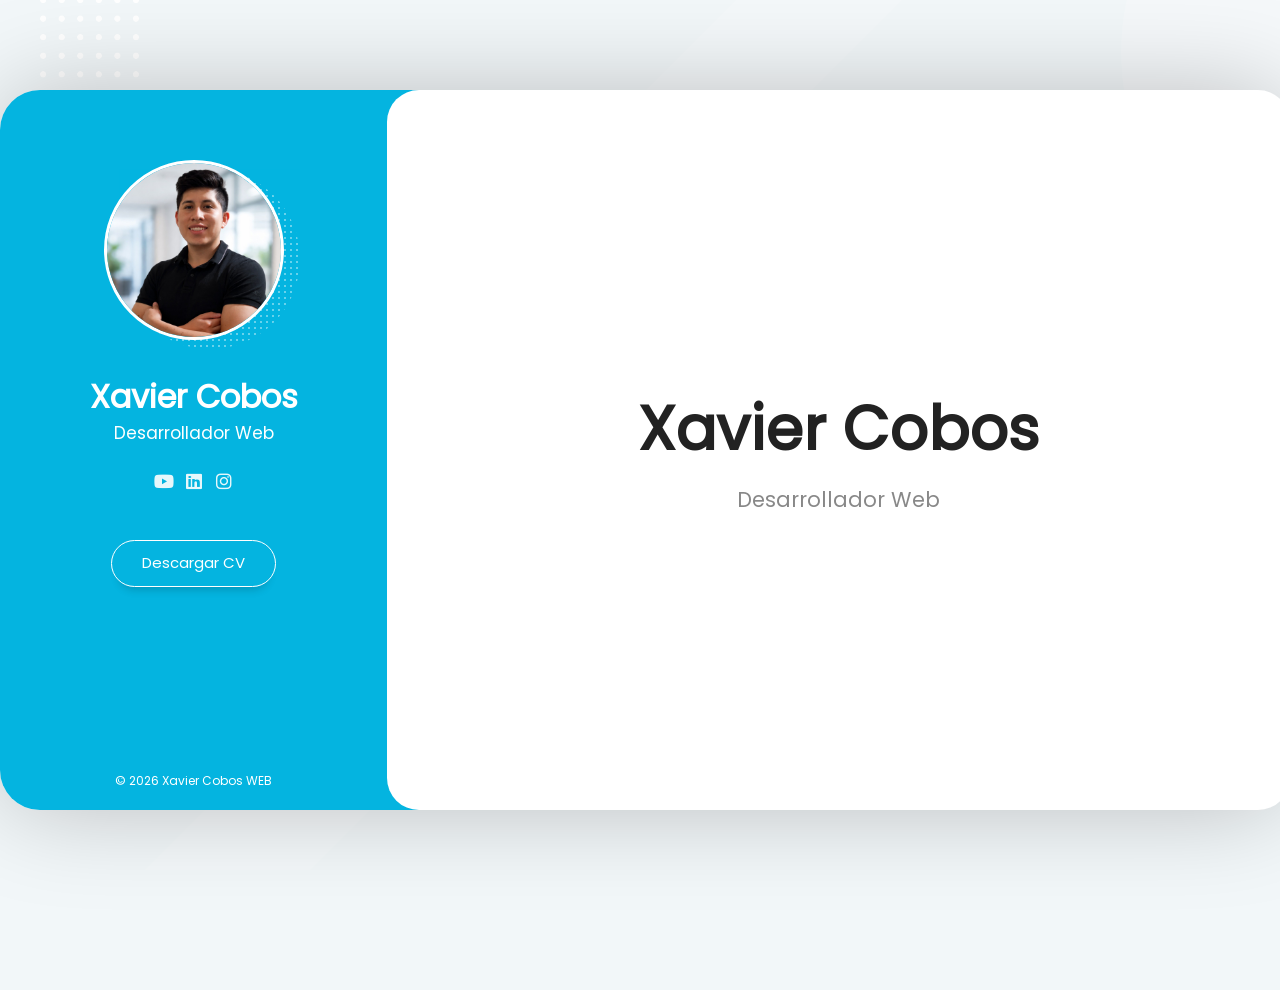
<file: web-1/index.html>
<!doctype html>
<html lang="es">
  <head>
    <meta charset="UTF-8" />
    <meta name="viewport" content="width=device-width, initial-scale=1.0" />
    <title>Portafolio Xavier Cobos</title>
    <link
      rel="stylesheet"
      href="assets/fonts/fontawesome-free-6.1.2-web/css/all.min.css"
    />
    <link href="assets/fonts/poppins/poppins.css" rel="stylesheet" />
    <link rel="stylesheet" href="assets/css/reset.css" />
    <link rel="stylesheet" href="assets/css/styles.css" />
    <link rel="stylesheet" href="assets/css/scroll.css" />
  </head>
  <body>
    <!-- Layout principal -->
    <div class="layout">
      <!-- Barra lateral (info Usuario) -->
      <aside class="layout__aside">
        <section class="aside__user-info">
          <!-- informacion general -->
          <div class="user-info__general">
            <div class="user-info__container-image">
              <img
                class="user-info__image"
                src="assets/img/default-user.jpeg"
                alt="Foto de perfil de Xavier Cobos"
              />
            </div>
            <h2 class="user-info__name">Xavier Cobos</h2>
            <h4 class="user-info__job">Desarrollador Web</h4>
          </div>
          <!-- menu de navegacion -->
          <nav class="layout__menu">
            <ul class="menu__list">
              <li class="menu__option">
                <a href="index.html" class="menu__link menu__link--active">
                  <i class="menu__icon fa-solid fa-house"></i>
                  <span class="menu__overlay">Home</span>
                </a>
              </li>
              <li class="menu__option">
                <a href="sobre-mi.html" class="menu__link">
                  <i class="menu__icon fa-solid fa-user"></i>
                  <span class="menu__overlay">Sobre mí</span>
                </a>
              </li>
              <li class="menu__option">
                <a href="estudios.html" class="menu__link">
                  <i class="menu__icon fa-solid fa-graduation-cap"></i>
                  <span class="menu__overlay">Currículum</span>
                </a>
              </li>
              <li class="menu__option">
                <a href="portafolio.html" class="menu__link">
                  <i class="menu__icon fa-solid fa-briefcase"></i>
                  <span class="menu__overlay">Portafolio</span>
                </a>
              </li>
              <li class="menu__option">
                <a href="blog.html" class="menu__link">
                  <i class="menu__icon fa-solid fa-book"></i>
                  <span class="menu__overlay">Blog</span>
                </a>
              </li>
              <li class="menu__option">
                <a href="contacto.html" class="menu__link">
                  <i class="menu__icon fa-solid fa-envelope"></i>
                  <span class="menu__overlay">Contacto</span>
                </a>
              </li>
            </ul>
          </nav>
          <!-- Links a redes sociales -->
          <div class="user-info__links">
            <ul class="links__social">
              <li class="social__option">
                <a class="social_link">
                  <i class="social__icon fa-brands fa-youtube"></i>
                </a>
              </li>
              <li class="social__option">
                <a class="social_link">
                  <i class="social__icon fa-brands fa-linkedin"></i>
                </a>
              </li>
              <li class="social__option">
                <a class="social_link">
                  <i class="social__icon fa-brands fa-instagram"></i>
                </a>
              </li>
            </ul>
          </div>
          <!-- boton de curricullum vitae -->
          <div class="user-info__buttons">
            <a href="" class="user-info__btn"> Descargar CV </a>
          </div>
          <!-- pie de pagina -->
          <footer class="user-info__footer">
            &copy; 2026 Xavier Cobos WEB
          </footer>
        </section>
      </aside>

      <!-- Contenido Principal -->
      <main class="layout__content">
        <section class="content__page">
          <h1 class="page__name">Xavier Cobos</h1>
          <h2 class="page__job">Desarrollador Web</h2>
        </section>
      </main>
    </div>
  </body>
</html>
</file>
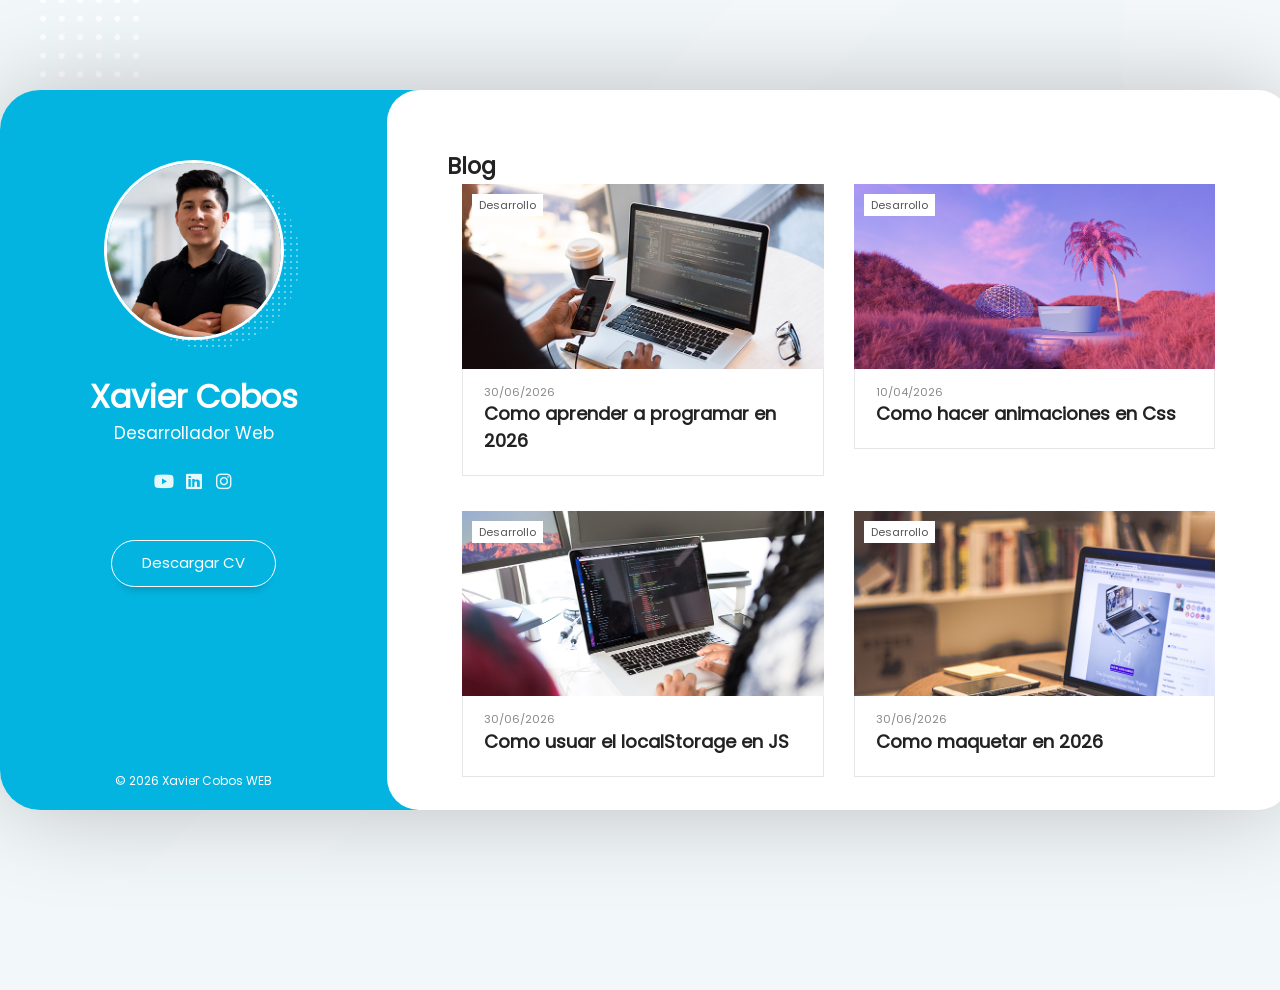
<file: web-1/blog.html>
<!doctype html>
<html lang="es">
  <head>
    <meta charset="UTF-8" />
    <meta name="viewport" content="width=device-width, initial-scale=1.0" />
    <title>Portafolio Xavier Cobos</title>
    <link
      rel="stylesheet"
      href="assets/fonts/fontawesome-free-6.1.2-web/css/all.min.css"
    />
    <link rel="stylesheet" href="assets/css/scroll.css" />
    <link href="assets/fonts/poppins/poppins.css" rel="stylesheet" />
    <link rel="stylesheet" href="assets/css/reset.css" />
    <link rel="stylesheet" href="assets/css/styles.css" />
  </head>
  <body>
    <!-- Layout principal -->
    <div class="layout">
      <!-- Barra lateral (info Usuario) -->
      <aside class="layout__aside">
        <section class="aside__user-info">
          <!-- informacion general -->
          <div class="user-info__general">
            <div class="user-info__container-image">
              <img
                class="user-info__image"
                src="assets/img/default-user.jpeg"
                alt="Foto de perfil de Xavier Cobos"
              />
            </div>
            <h2 class="user-info__name">Xavier Cobos</h2>
            <h4 class="user-info__job">Desarrollador Web</h4>
          </div>
          <!-- menu de navegacion -->
          <nav class="layout__menu">
            <ul class="menu__list">
              <li class="menu__option">
                <a href="index.html" class="menu__link">
                  <i class="menu__icon fa-solid fa-house"></i>
                  <span class="menu__overlay">Home</span>
                </a>
              </li>
              <li class="menu__option">
                <a href="sobre-mi.html" class="menu__link">
                  <i class="menu__icon fa-solid fa-user"></i>
                  <span class="menu__overlay">Sobre mí</span>
                </a>
              </li>
              <li class="menu__option">
                <a href="estudios.html" class="menu__link">
                  <i class="menu__icon fa-solid fa-graduation-cap"></i>
                  <span class="menu__overlay">Currículum</span>
                </a>
              </li>
              <li class="menu__option">
                <a href="portafolio.html" class="menu__link">
                  <i class="menu__icon fa-solid fa-briefcase"></i>
                  <span class="menu__overlay">Portafolio</span>
                </a>
              </li>
              <li class="menu__option">
                <a href="blog.html" class="menu__link menu__link--active">
                  <i class="menu__icon fa-solid fa-book"></i>
                  <span class="menu__overlay">Blog</span>
                </a>
              </li>
              <li class="menu__option">
                <a href="contacto.html" class="menu__link">
                  <i class="menu__icon fa-solid fa-envelope"></i>
                  <span class="menu__overlay">Contacto</span>
                </a>
              </li>
            </ul>
          </nav>
          <!-- Links a redes sociales -->
          <div class="user-info__links">
            <ul class="links__social">
              <li class="social__option">
                <a class="social_link">
                  <i class="social__icon fa-brands fa-youtube"></i>
                </a>
              </li>
              <li class="social__option">
                <a class="social_link">
                  <i class="social__icon fa-brands fa-linkedin"></i>
                </a>
              </li>
              <li class="social__option">
                <a class="social_link">
                  <i class="social__icon fa-brands fa-instagram"></i>
                </a>
              </li>
            </ul>
          </div>
          <!-- boton de curricullum vitae -->
          <div class="user-info__buttons">
            <a href="" class="user-info__btn"> Descargar CV </a>
          </div>
          <!-- pie de pagina -->

          <footer class="user-info__footer">
            &copy; 2026 Xavier Cobos WEB
          </footer>
        </section>
      </aside>

      <!-- Contenido Principal -->
      <main class="layout__content">
        <section class="content__page content__blog">
          <header class="blog__header">
            <h1 class="blog__title">Blog</h1>
          </header>


          <section class="blog__articles">
            <article class="articles__article">
                <div class="article__top">
                    <div class="article__category">
                        Desarrollo
                    </div>
                    <a href="#" class="image__link">
                        <div class="article__mask">
                            <img src="assets/img/articulo-1.jpg" alt="Imagen del artículo" class="article__image" />
                        </div>
                        <div class="article__logo">
                            <i class="fa-solid fa-book article__icon"></i>
                        </div>
                    </a>
                </div>

                <div class="article__bottom">
                    <time datetime="2026-06-30" class="article__date">30/06/2026</time>
                    <a href="" class="article__link">
                        <h2 class="article__title">Como aprender a programar en 2026</h2>
                    </a>
                </div>
            </article>

            <article class="articles__article">
                <div class="article__top">
                    <div class="article__category">
                        Desarrollo
                    </div>
                    <a href="#" class="image__link">
                        <div class="article__mask">
                            <img src="assets/img/articulo-2.jpg" alt="Imagen del artículo" class="article__image" />
                        </div>
                        <div class="article__logo">
                            <i class="fa-solid fa-book article__icon"></i>
                        </div>
                    </a>
                </div>

                <div class="article__bottom">
                    <time datetime="2026-06-30" class="article__date">10/04/2026</time>
                    <a href="" class="article__link">
                        <h2 class="article__title">Como hacer animaciones en Css</h2>
                    </a>
                </div>
            </article>

            <article class="articles__article">
                <div class="article__top">
                    <div class="article__category">
                        Desarrollo
                    </div>
                    <a href="#" class="image__link">
                        <div class="article__mask">
                            <img src="assets/img/articulo-3.jpg" alt="Imagen del artículo" class="article__image" />
                        </div>
                        <div class="article__logo">
                            <i class="fa-solid fa-book article__icon"></i>
                        </div>
                    </a>
                </div>

                <div class="article__bottom">
                    <time datetime="2026-06-30" class="article__date">30/06/2026</time>
                    <a href="" class="article__link">
                        <h2 class="article__title">Como usuar el localStorage en JS</h2>
                    </a>
                </div>
            </article>

            <article class="articles__article">
                <div class="article__top">
                    <div class="article__category">
                        Desarrollo
                    </div>
                    <a href="#" class="image__link">
                        <div class="article__mask">
                            <img src="assets/img/articulo-4.jpg" alt="Imagen del artículo" class="article__image" />
                        </div>
                        <div class="article__logo">
                            <i class="fa-solid fa-book article__icon"></i>
                        </div>
                    </a>
                </div>

                <div class="article__bottom">
                    <time datetime="2026-06-30" class="article__date">30/06/2026</time>
                    <a href="" class="article__link">
                        <h2 class="article__title">Como maquetar en 2026</h2>
                    </a>
                </div>
            </article>
        </section>
      </main>
    </div>
  </body>
</html>
</file>
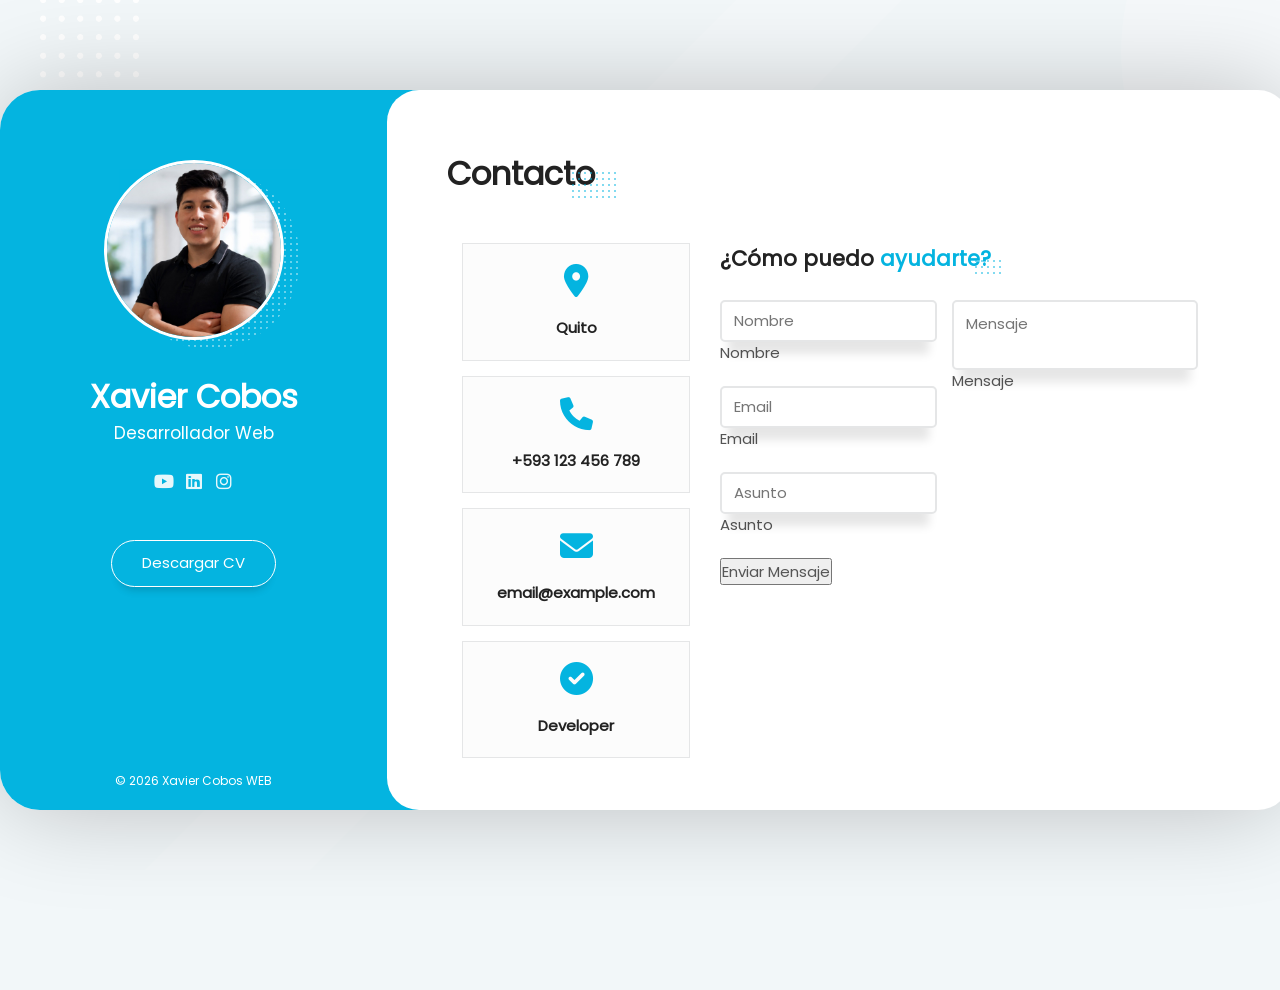
<file: web-1/contacto.html>
<!doctype html>
<html lang="es">
  <head>
    <meta charset="UTF-8" />
    <meta name="viewport" content="width=device-width, initial-scale=1.0" />
    <title>Portafolio Xavier Cobos</title>
    <link
      rel="stylesheet"
      href="assets/fonts/fontawesome-free-6.1.2-web/css/all.min.css"
    />
    <link rel="stylesheet" href="assets/css/scroll.css" />
    <link href="assets/fonts/poppins/poppins.css" rel="stylesheet" />
    <link rel="stylesheet" href="assets/css/reset.css" />
    <link rel="stylesheet" href="assets/css/styles.css" />
  </head>
  <body>
    <!-- Layout principal -->
    <div class="layout">
      <!-- Barra lateral (info Usuario) -->
      <aside class="layout__aside">
        <section class="aside__user-info">
          <!-- informacion general -->
          <div class="user-info__general">
            <div class="user-info__container-image">
              <img
                class="user-info__image"
                src="assets/img/default-user.jpeg"
                alt="Foto de perfil de Xavier Cobos"
              />
            </div>
            <h2 class="user-info__name">Xavier Cobos</h2>
            <h4 class="user-info__job">Desarrollador Web</h4>
          </div>
          <!-- menu de navegacion -->
          <nav class="layout__menu">
            <ul class="menu__list">
              <li class="menu__option">
                <a href="index.html" class="menu__link">
                  <i class="menu__icon fa-solid fa-house"></i>
                  <span class="menu__overlay">Home</span>
                </a>
              </li>
              <li class="menu__option">
                <a href="sobre-mi.html" class="menu__link">
                  <i class="menu__icon fa-solid fa-user"></i>
                  <span class="menu__overlay">Sobre mí</span>
                </a>
              </li>
              <li class="menu__option">
                <a href="estudios.html" class="menu__link">
                  <i class="menu__icon fa-solid fa-graduation-cap"></i>
                  <span class="menu__overlay">Currículum</span>
                </a>
              </li>
              <li class="menu__option">
                <a href="portafolio.html" class="menu__link">
                  <i class="menu__icon fa-solid fa-briefcase"></i>
                  <span class="menu__overlay">Portafolio</span>
                </a>
              </li>
              <li class="menu__option">
                <a href="blog.html" class="menu__link">
                  <i class="menu__icon fa-solid fa-book"></i>
                  <span class="menu__overlay">Blog</span>
                </a>
              </li>
              <li class="menu__option">
                <a href="contacto.html" class="menu__link menu__link--active">
                  <i class="menu__icon fa-solid fa-envelope"></i>
                  <span class="menu__overlay">Contacto</span>
                </a>
              </li>
            </ul>
          </nav>
          <!-- Links a redes sociales -->
          <div class="user-info__links">
            <ul class="links__social">
              <li class="social__option">
                <a class="social_link">
                  <i class="social__icon fa-brands fa-youtube"></i>
                </a>
              </li>
              <li class="social__option">
                <a class="social_link">
                  <i class="social__icon fa-brands fa-linkedin"></i>
                </a>
              </li>
              <li class="social__option">
                <a class="social_link">
                  <i class="social__icon fa-brands fa-instagram"></i>
                </a>
              </li>
            </ul>
          </div>
          <!-- boton de curricullum vitae -->
          <div class="user-info__buttons">
            <a href="" class="user-info__btn"> Descargar CV </a>
          </div>
          <!-- pie de pagina -->

          <footer class="user-info__footer">
            &copy; 2026 Xavier Cobos WEB
          </footer>
        </section>
      </aside>

      <!-- Contenido Principal -->
      <main class="layout__content">
        <section class="content__page content__contact">
          <header class="contact__header">
            <h1 class="contact__title">Contacto</h1>
          </header>

          <div class="contact__container">
            <section class="contact__info">
              <div class="contact__data">
                <i class="contact__icon fa-solid fa-location-dot"></i>
                <h2 class="contact__subtitle">Quito</h2>
              </div>
              <div class="contact__data">
                <i class="contact__icon fa-solid fa-phone"></i>
                <h2 class="contact__subtitle">+593 123 456 789</h2>
              </div>
              <div class="contact__data">
                <i class="contact__icon fa-solid fa-envelope"></i>
                <h2 class="contact__subtitle">email@example.com</h2>
              </div>
              <div class="contact__data">
                <i class="contact__icon fa-solid fa-circle-check"></i>
                <h2 class="contact__subtitle">Developer</h2>
              </div>
            </section>
            <section class="contact__form-box">
              <div class="contact__map">
                <!-- <iframe
                  frameborder="0"
                  scrolling="no"
                  marginheight="0"
                  marginwidth="0"
                  src="https://www.google.com/maps/embed?pb=!1m18!1m12!1m3!1d9548.504759132835!2d-78.48689822428226!3d-0.1755415354223138!2m3!1f0!2f0!3f0!3m2!1i1024!2i768!4f13.1!3m3!1m2!1s0x91d59a853f53c479%3A0x876b841e50817a25!2sCentro%20Comercial%20Naciones%20Unidas%20(CCNU)!5e1!3m2!1ses!2sec!4v1782919134634!5m2!1ses!2sec"
                  style="border: 0"
                  loading="lazy"
                  referrerpolicy="strict-origin-when-cross-origin"
                ></iframe> -->
              </div>

              <header class="contact__form-header">
                <h3 class="form-header__title">
                  ¿Cómo puedo <span class="title__color">ayudarte?</span>
                </h3>
              </header>

              <form class="contact__form">
                <div class="form__container">
                  <section class="form__left">
                    <div class="form__group">
                      <input
                        type="text"
                        class="form__input"
                        required
                        placeholder="Nombre"
                        name="name"
                      />
                      <label for="name" class="form__label">Nombre</label>
                    </div>
                    <div class="form__group">
                      <input
                        type="email"
                        class="form__input"
                        required
                        placeholder="Email"
                        name="email"
                      />
                      <label for="email" class="form__label">Email</label>
                    </div>
                    <div class="form__group">
                      <input
                        type="text"
                        class="form__input"
                        required
                        placeholder="Asunto"
                        name="subject"
                      />
                      <label for="subject" class="form__label">Asunto</label>
                    </div>
                  </section>
                  <section class="form__right">
                    <div class="form__group">
                      <textarea
                        name="message"
                        class="form__input form__input--textarea"
                        required
                        placeholder="Mensaje"
                      ></textarea>
                      <label for="message" class="form__label">Mensaje</label>
                    </div>
                  </section>
                </div>
                <input
                  type="submit"
                  value="Enviar Mensaje"
                  class="form__button"
                />
              </form>
            </section>
          </div>
        </section>
      </main>
    </div>
  </body>
</html>
</file>
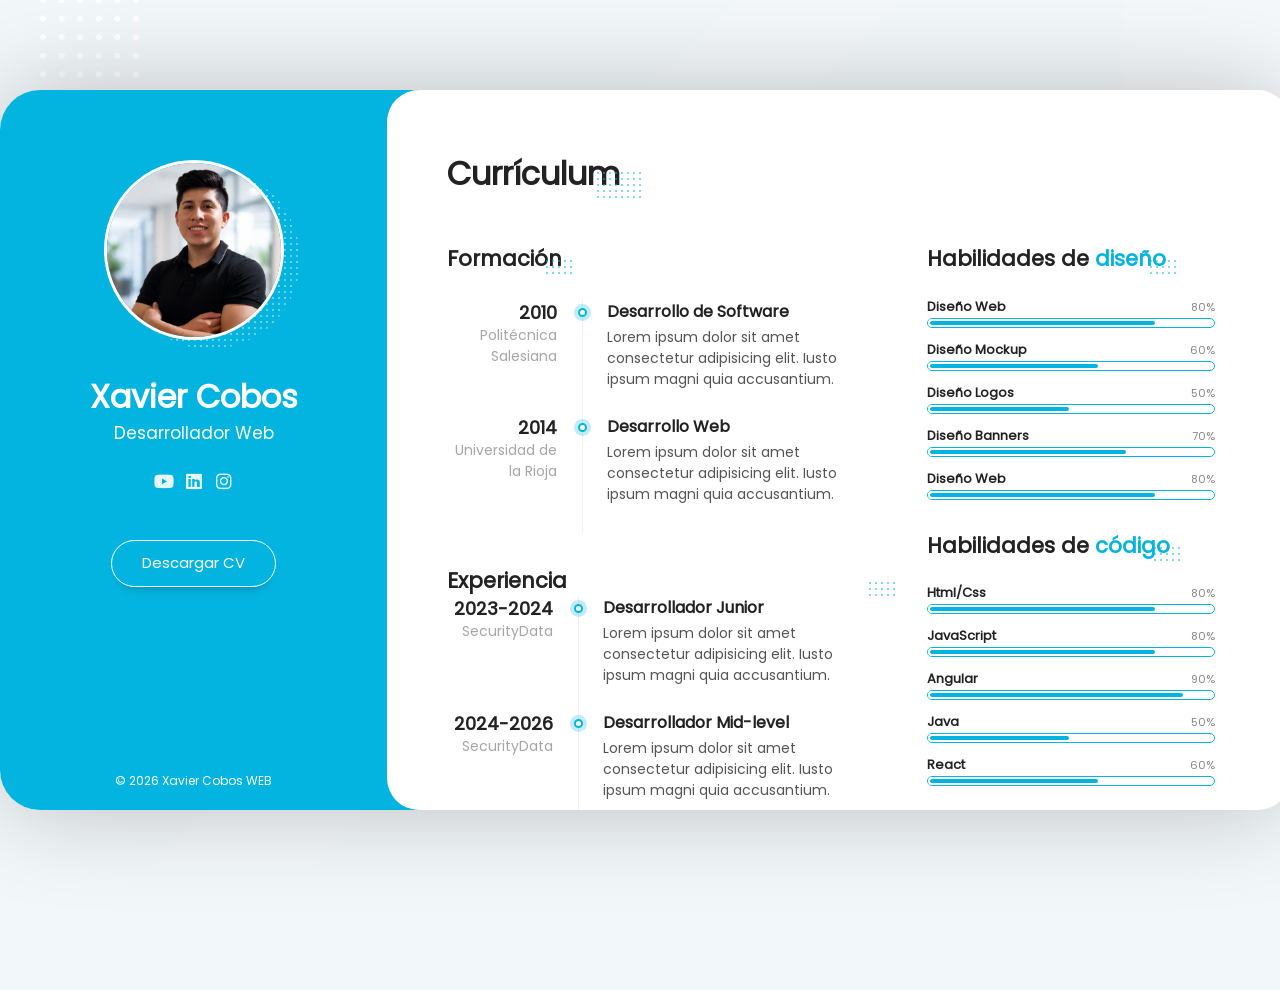
<file: web-1/estudios.html>
<!doctype html>
<html lang="es">
  <head>
    <meta charset="UTF-8" />
    <meta name="viewport" content="width=device-width, initial-scale=1.0" />
    <title>Portafolio Xavier Cobos</title>
    <link
      rel="stylesheet"
      href="assets/fonts/fontawesome-free-6.1.2-web/css/all.min.css"
    />
    <link rel="stylesheet" href="assets/css/scroll.css" />
    <link href="assets/fonts/poppins/poppins.css" rel="stylesheet" />
    <link rel="stylesheet" href="assets/css/reset.css" />
    <link rel="stylesheet" href="assets/css/styles.css" />
  </head>
  <body>
    <!-- Layout principal -->
    <div class="layout">
      <!-- Barra lateral (info Usuario) -->
      <aside class="layout__aside">
        <section class="aside__user-info">
          <!-- informacion general -->
          <div class="user-info__general">
            <div class="user-info__container-image">
              <img
                class="user-info__image"
                src="assets/img/default-user.jpeg"
                alt="Foto de perfil de Xavier Cobos"
              />
            </div>
            <h2 class="user-info__name">Xavier Cobos</h2>
            <h4 class="user-info__job">Desarrollador Web</h4>
          </div>
          <!-- menu de navegacion -->
          <nav class="layout__menu">
            <ul class="menu__list">
              <li class="menu__option">
                <a href="index.html" class="menu__link">
                  <i class="menu__icon fa-solid fa-house"></i>
                  <span class="menu__overlay">Home</span>
                </a>
              </li>
              <li class="menu__option">
                <a href="sobre-mi.html" class="menu__link">
                  <i class="menu__icon fa-solid fa-user"></i>
                  <span class="menu__overlay">Sobre mí</span>
                </a>
              </li>
              <li class="menu__option">
                <a href="estudios.html" class="menu__link menu__link--active">
                  <i class="menu__icon fa-solid fa-graduation-cap"></i>
                  <span class="menu__overlay">Currículum</span>
                </a>
              </li>
              <li class="menu__option">
                <a href="portafolio.html" class="menu__link">
                  <i class="menu__icon fa-solid fa-briefcase"></i>
                  <span class="menu__overlay">Portafolio</span>
                </a>
              </li>
              <li class="menu__option">
                <a href="blog.html" class="menu__link">
                  <i class="menu__icon fa-solid fa-book"></i>
                  <span class="menu__overlay">Blog</span>
                </a>
              </li>
              <li class="menu__option">
                <a href="contacto.html" class="menu__link">
                  <i class="menu__icon fa-solid fa-envelope"></i>
                  <span class="menu__overlay">Contacto</span>
                </a>
              </li>
            </ul>
          </nav>
          <!-- Links a redes sociales -->
          <div class="user-info__links">
            <ul class="links__social">
              <li class="social__option">
                <a class="social_link">
                  <i class="social__icon fa-brands fa-youtube"></i>
                </a>
              </li>
              <li class="social__option">
                <a class="social_link">
                  <i class="social__icon fa-brands fa-linkedin"></i>
                </a>
              </li>
              <li class="social__option">
                <a class="social_link">
                  <i class="social__icon fa-brands fa-instagram"></i>
                </a>
              </li>
            </ul>
          </div>
          <!-- boton de curricullum vitae -->
          <div class="user-info__buttons">
            <a href="" class="user-info__btn"> Descargar CV </a>
          </div>
          <!-- pie de pagina -->

          <footer class="user-info__footer">
            &copy; 2026 Xavier Cobos WEB
          </footer>
        </section>
      </aside>

      <!-- Contenido Principal -->
      <main class="layout__content">
        <section class="content__page content__resume">
          <header class="resume__header">
            <h1 class="resume__title">Currículum</h1>
          </header>

          <div class="resume__container">
            <section class="resume__left">
              <header class="resume__subheader">
                <h2 class="resume__subtitle">Formación</h2>
              </header>

              <div class="resume__timeline">
                <article class="timelines__timeline">
                  <header class="timeline__header">
                    <h4 class="timeline__year">2010</h4>
                    <span class="timeline__company">
                      Politécnica Salesiana
                    </span>
                  </header>

                  <div class="timeline__divider"></div>

                  <div class="timeline__description">
                    <h3 class="timeline__title">Desarrollo de Software</h3>
                    <p class="timeline__text">
                      Lorem ipsum dolor sit amet consectetur adipisicing elit.
                      Iusto ipsum magni quia accusantium.
                    </p>
                  </div>
                </article>

                <article class="timelines__timeline">
                  <header class="timeline__header">
                    <h4 class="timeline__year">2014</h4>
                    <span class="timeline__company">
                      Universidad de la Rioja
                    </span>
                  </header>

                  <div class="timeline__divider"></div>

                  <div class="timeline__description">
                    <h3 class="timeline__title">Desarrollo Web</h3>
                    <p class="timeline__text">
                      Lorem ipsum dolor sit amet consectetur adipisicing elit.
                      Iusto ipsum magni quia accusantium.
                    </p>
                  </div>
                </article>
              </div>

              <header class="resume__subheader">
                <h2 class="resume__subtitle">Experiencia</h2>

                <div class="resume__timeline">
                  <article class="timelines__timeline">
                    <header class="timeline__header">
                      <h4 class="timeline__year">2023-2024</h4>
                      <span class="timeline__company"> SecurityData </span>
                    </header>

                    <div class="timeline__divider"></div>

                    <div class="timeline__description">
                      <h3 class="timeline__title">Desarrollador Junior</h3>
                      <p class="timeline__text">
                        Lorem ipsum dolor sit amet consectetur adipisicing elit.
                        Iusto ipsum magni quia accusantium.
                      </p>
                    </div>
                  </article>

                  <article class="timelines__timeline">
                    <header class="timeline__header">
                      <h4 class="timeline__year">2024-2026</h4>
                      <span class="timeline__company"> SecurityData </span>
                    </header>

                    <div class="timeline__divider"></div>

                    <div class="timeline__description">
                      <h3 class="timeline__title">Desarrollador Mid-level</h3>
                      <p class="timeline__text">
                        Lorem ipsum dolor sit amet consectetur adipisicing elit.
                        Iusto ipsum magni quia accusantium.
                      </p>
                    </div>
                  </article>

                  <article class="timelines__timeline">
                    <header class="timeline__header">
                      <h4 class="timeline__year">2024-2026</h4>
                      <span class="timeline__company"> Companys </span>
                    </header>

                    <div class="timeline__divider"></div>

                    <div class="timeline__description">
                      <h3 class="timeline__title">Freelancer</h3>
                      <p class="timeline__text">
                        Lorem ipsum dolor sit amet consectetur adipisicing elit.
                        Iusto ipsum magni quia accusantium.
                      </p>
                    </div>
                  </article>
                </div>
              </header>
            </section>

            <section class="resume__right">
              <header class="resume__subheader">
                <h2 class="resume__subtitle">
                  Habilidades de <span class="subtitle__color">diseño</span>
                </h2>
              </header>

              <div class="resume__skills">
                <article class="skills__title">
                  <h4 class="skills__text">Diseño Web</h4>
                  <span class="skills__number">80%</span>
                </article>
                <div class="skills__progresbar">
                  <div class="skills__percentage skills__percentage--p1"></div>
                </div>

                <article class="skills__title">
                  <h4 class="skills__text">Diseño Mockup</h4>
                  <span class="skills__number">60%</span>
                </article>
                <div class="skills__progresbar">
                  <div class="skills__percentage skills__percentage--p2"></div>
                </div>

                <article class="skills__title">
                  <h4 class="skills__text">Diseño Logos</h4>
                  <span class="skills__number">50%</span>
                </article>
                <div class="skills__progresbar">
                  <div class="skills__percentage skills__percentage--p3"></div>
                </div>

                <article class="skills__title">
                  <h4 class="skills__text">Diseño Banners</h4>
                  <span class="skills__number">70%</span>
                </article>
                <div class="skills__progresbar">
                  <div class="skills__percentage skills__percentage--p4"></div>
                </div>

                <article class="skills__title">
                  <h4 class="skills__text">Diseño Web</h4>
                  <span class="skills__number">80%</span>
                </article>
                <div class="skills__progresbar">
                  <div class="skills__percentage skills__percentage--p5"></div>
                </div>
              </div>

              <header class="resume__subheader">
                <h2 class="resume__subtitle">
                  Habilidades de <span class="subtitle__color">código</span>
                </h2>
              </header>

              <div class="resume__skills">
                <article class="skills__title">
                  <h4 class="skills__text">Html/Css</h4>
                  <span class="skills__number">80%</span>
                </article>
                <div class="skills__progresbar">
                  <div class="skills__percentage skills__percentage--p6"></div>
                </div>

                <article class="skills__title">
                  <h4 class="skills__text">JavaScript</h4>
                  <span class="skills__number">80%</span>
                </article>
                <div class="skills__progresbar">
                  <div class="skills__percentage skills__percentage--p7"></div>
                </div>

                <article class="skills__title">
                  <h4 class="skills__text">Angular</h4>
                  <span class="skills__number">90%</span>
                </article>
                <div class="skills__progresbar">
                  <div class="skills__percentage skills__percentage--p8"></div>
                </div>

                <article class="skills__title">
                  <h4 class="skills__text">Java</h4>
                  <span class="skills__number">50%</span>
                </article>
                <div class="skills__progresbar">
                  <div class="skills__percentage skills__percentage--p9"></div>
                </div>

                <article class="skills__title">
                  <h4 class="skills__text">React</h4>
                  <span class="skills__number">60%</span>
                </article>
                <div class="skills__progresbar">
                  <div class="skills__percentage skills__percentage--p10"></div>
                </div>
              </div>

              <header class="resume__subheader">
                <h2 class="resume__subtitle">Áreas de Conocimientos</h2>
              </header>

              <div class="resumen__knowledges">
                <ul class="knowledges__list">
                  <li class="Knowledge__option">Programación</li>
                  <li class="Knowledge__option">Desarrollo Web</li>
                  <li class="Knowledge__option">Base de Datos</li>
                  <li class="Knowledge__option">Inteligencia Artificial</li>
                  <li class="Knowledge__option">Seguridad Informática</li>
                  <li class="Knowledge__option">Diseño Web</li>
                </ul>
              </div>
            </section>
          </div>

          <div class="resume__certificates">
            <header class="resume__subheader">
              <h2 class="resume__subtitle">Certificados</h2>
            </header>

            <section class="certificates__container">
              <article class="certificates__certificate">
                <div class="certificate__logo">
                  <img
                    src="assets/img/certificado-1.png"
                    alt="Certificado"
                    class="certificate__image"
                  />
                </div>
                <div class="certificate__content">
                  <h4 class="certificate__title">Certificado de Angular</h4>
                  <span class="certificate__id"></span>
                  <span class="certificate__date">10 Junio 2026</span>
                </div>
              </article>

              <article class="certificates__certificate">
                <div class="certificate__logo">
                  <img
                    src="assets/img/certificado-1.png"
                    alt="Certificado"
                    class="certificate__image"
                  />
                </div>
                <div class="certificate__content">
                  <h4 class="certificate__title">Master en programación</h4>
                  <span class="certificate__id">ID Verificacion: 122335</span>
                  <span class="certificate__date">15 Julio 2024</span>
                </div>
              </article>
            </section>
          </div>
        </section>
      </main>
    </div>
  </body>
</html>
</file>
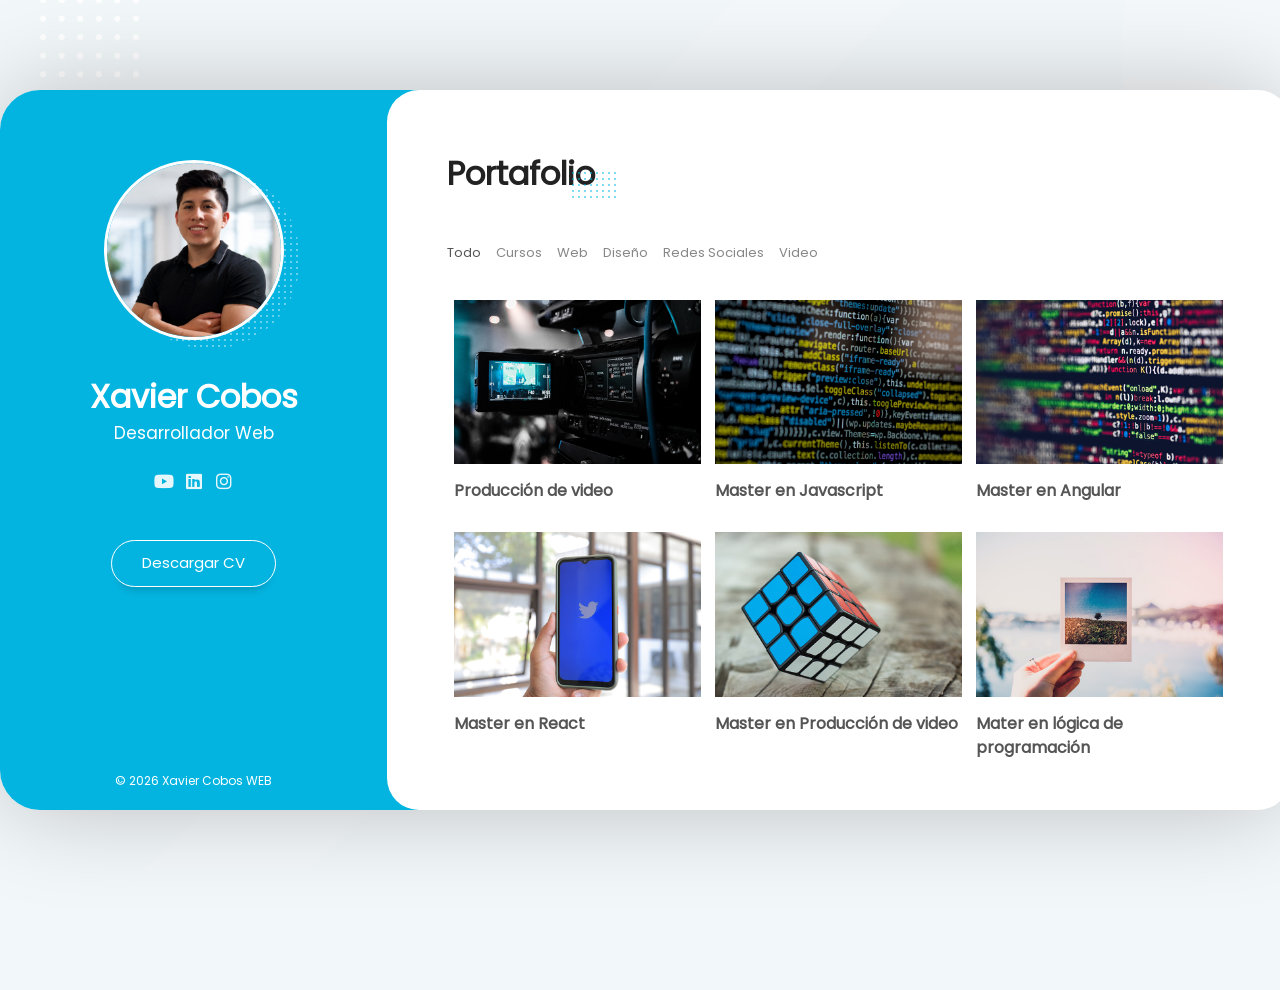
<file: web-1/portafolio.html>
<!doctype html>
<html lang="es">
  <head>
    <meta charset="UTF-8" />
    <meta name="viewport" content="width=device-width, initial-scale=1.0" />
    <title>Portafolio Xavier Cobos</title>
    <link
      rel="stylesheet"
      href="assets/fonts/fontawesome-free-6.1.2-web/css/all.min.css"
    />
    <link rel="stylesheet" href="assets/css/scroll.css" />
    <link href="assets/fonts/poppins/poppins.css" rel="stylesheet" />
    <link rel="stylesheet" href="assets/css/reset.css" />
    <link rel="stylesheet" href="assets/css/styles.css" />
  </head>
  <body>
    <!-- Layout principal -->
    <div class="layout">
      <!-- Barra lateral (info Usuario) -->
      <aside class="layout__aside">
        <section class="aside__user-info">
          <!-- informacion general -->
          <div class="user-info__general">
            <div class="user-info__container-image">
              <img
                class="user-info__image"
                src="assets/img/default-user.jpeg"
                alt="Foto de perfil de Xavier Cobos"
              />
            </div>
            <h2 class="user-info__name">Xavier Cobos</h2>
            <h4 class="user-info__job">Desarrollador Web</h4>
          </div>
          <!-- menu de navegacion -->
          <nav class="layout__menu">
            <ul class="menu__list">
              <li class="menu__option">
                <a href="index.html" class="menu__link">
                  <i class="menu__icon fa-solid fa-house"></i>
                  <span class="menu__overlay">Home</span>
                </a>
              </li>
              <li class="menu__option">
                <a href="sobre-mi.html" class="menu__link">
                  <i class="menu__icon fa-solid fa-user"></i>
                  <span class="menu__overlay">Sobre mí</span>
                </a>
              </li>
              <li class="menu__option">
                <a href="estudios.html" class="menu__link">
                  <i class="menu__icon fa-solid fa-graduation-cap"></i>
                  <span class="menu__overlay">Currículum</span>
                </a>
              </li>
              <li class="menu__option">
                <a href="portafolio.html" class="menu__link menu__link--active">
                  <i class="menu__icon fa-solid fa-briefcase"></i>
                  <span class="menu__overlay">Portafolio</span>
                </a>
              </li>
              <li class="menu__option">
                <a href="blog.html" class="menu__link">
                  <i class="menu__icon fa-solid fa-book"></i>
                  <span class="menu__overlay">Blog</span>
                </a>
              </li>
              <li class="menu__option">
                <a href="contacto.html" class="menu__link">
                  <i class="menu__icon fa-solid fa-envelope"></i>
                  <span class="menu__overlay">Contacto</span>
                </a>
              </li>
            </ul>
          </nav>
          <!-- Links a redes sociales -->
          <div class="user-info__links">
            <ul class="links__social">
              <li class="social__option">
                <a class="social_link">
                  <i class="social__icon fa-brands fa-youtube"></i>
                </a>
              </li>
              <li class="social__option">
                <a class="social_link">
                  <i class="social__icon fa-brands fa-linkedin"></i>
                </a>
              </li>
              <li class="social__option">
                <a class="social_link">
                  <i class="social__icon fa-brands fa-instagram"></i>
                </a>
              </li>
            </ul>
          </div>
          <!-- boton de curricullum vitae -->
          <div class="user-info__buttons">
            <a href="" class="user-info__btn"> Descargar CV </a>
          </div>
          <!-- pie de pagina -->

          <footer class="user-info__footer">
            &copy; 2026 Xavier Cobos WEB
          </footer>
        </section>
      </aside>

      <!-- Contenido Principal -->
      <main class="layout__content">
        <section class="content__page content__portfolio">
          <header class="portfolio__header">
            <h1 class="portfolio__title">Portafolio</h1>
          </header>

          <nav class="portfolio__navbar">
            <ul class="portfolio__menu">
              <li class="portfolio__option portfolio__option--active">
                <a href="" class="portfolio__link">Todo</a>
              </li>
              <li class="portfolio__option">
                <a href="" class="portfolio__link">Cursos</a>
              </li>
              <li class="portfolio__option">
                <a href="" class="portfolio__link">Web</a>
              </li>
              <li class="portfolio__option">
                <a href="" class="portfolio__link">Diseño</a>
              </li>
              <li class="portfolio__option">
                <a href="" class="portfolio__link">Redes Sociales</a>
              </li>
              <li class="portfolio__option">
                <a href="" class="portfolio__link">Video</a>
              </li>
            </ul>
          </nav>

          <section class="portfolio__gallery">
            <figure class="gallery__item">
              <div class="gallery__container--image">
                <a href="#" class="gallery__link">
                  <img
                    src="assets/img/galeria-1.jpg"
                    alt=""
                    class="gallery__image"
                  />
                </a>
              </div>

              <figcaption class="gallery__title">
                Producción de video
              </figcaption>
              <i class="gallery__icon fa-solid fa-video"></i>
              <span class="gallery__category">Videos</span>
            </figure>
            <figure class="gallery__item">
              <div class="gallery__container--image">
                <a href="#" class="gallery__link">
                  <img
                    src="assets/img/galeria-2.jpg"
                    alt=""
                    class="gallery__image"
                  />
                </a>
              </div>

              <figcaption class="gallery__title">
                Master en Javascript
              </figcaption>
              <i class="gallery__icon fa-solid fa-code"></i>
              <span class="gallery__category">Cursos</span>
            </figure>
            <figure class="gallery__item">
              <div class="gallery__container--image">
                <a href="#" class="gallery__link">
                  <img
                    src="assets/img/galeria-3.jpg"
                    alt=""
                    class="gallery__image"
                  />
                </a>
              </div>

              <figcaption class="gallery__title">Master en Angular</figcaption>
              <i class="gallery__icon fa-solid fa-code"></i>
              <span class="gallery__category">Cursos</span>
            </figure>
            <figure class="gallery__item">
              <div class="gallery__container--image">
                <a href="#" class="gallery__link">
                  <img
                    src="assets/img/galeria-4.jpg"
                    alt=""
                    class="gallery__image"
                  />
                </a>
              </div>

              <figcaption class="gallery__title">Master en React</figcaption>
              <i class="gallery__icon fa-solid fa-code"></i>
              <span class="gallery__category">Cursos</span>
            </figure>
            <figure class="gallery__item">
              <div class="gallery__container--image">
                <a href="#" class="gallery__link">
                  <img
                    src="assets/img/galeria-5.jpg"
                    alt=""
                    class="gallery__image"
                  />
                </a>
              </div>

              <figcaption class="gallery__title">
                Master en Producción de video
              </figcaption>
              <i class="gallery__icon fa-solid fa-video"></i>
              <span class="gallery__category">Videos</span>
            </figure>
            <figure class="gallery__item">
              <div class="gallery__container--image">
                <a href="#" class="gallery__link">
                  <img
                    src="assets/img/galeria-6.jpg"
                    alt=""
                    class="gallery__image"
                  />
                </a>
              </div>

              <figcaption class="gallery__title">
                Mater en lógica de programación
              </figcaption>
              <i class="gallery__icon fa-solid fa-brain"></i>
              <span class="gallery__category">Cursos</span>
            </figure>
          </section>
        </section>
      </main>
    </div>
  </body>
</html>
</file>
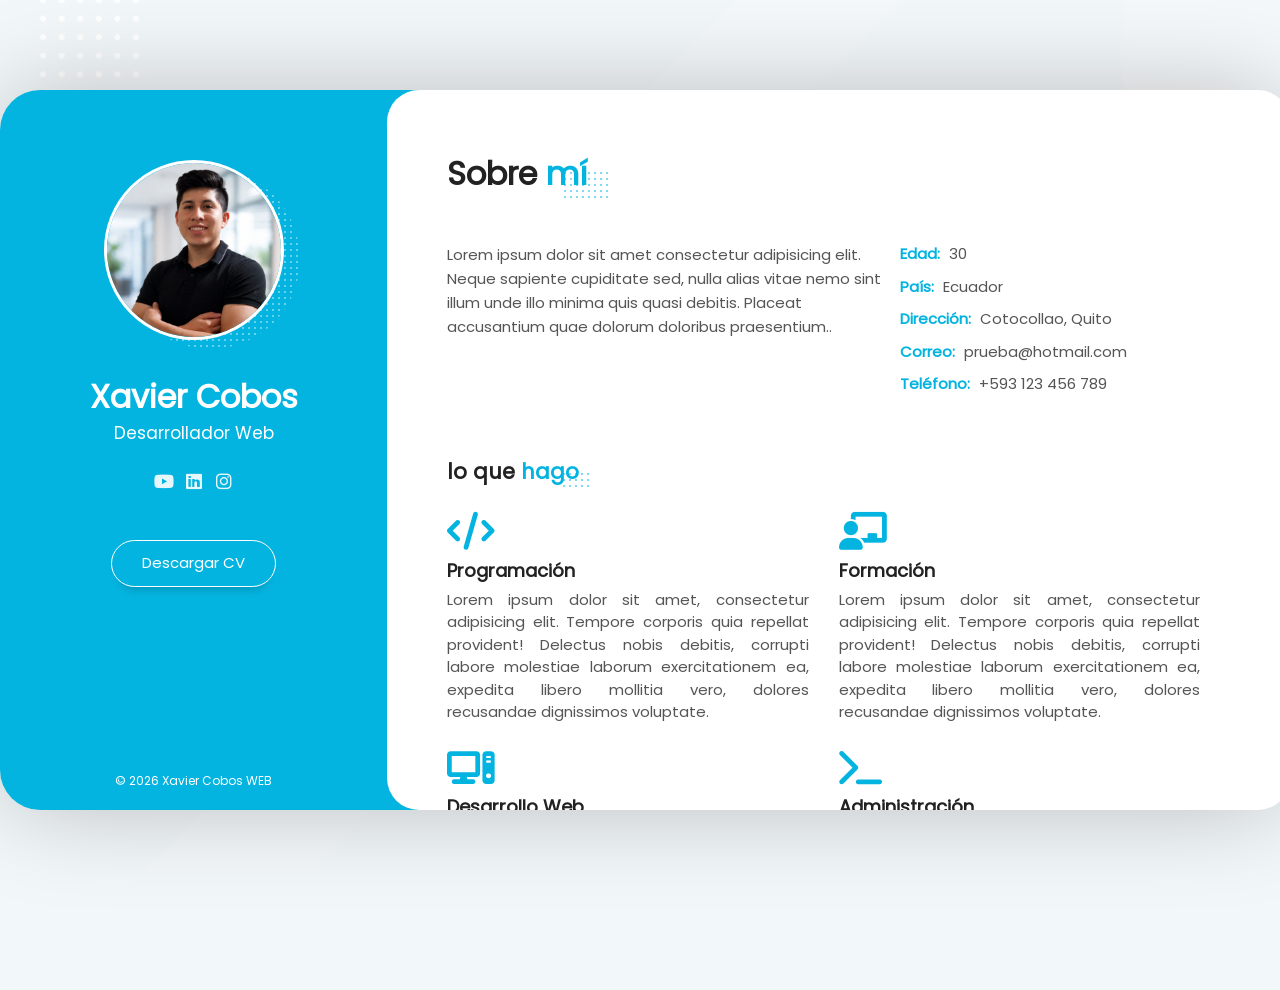
<file: web-1/sobre-mi.html>
<!doctype html>
<html lang="es">
  <head>
    <meta charset="UTF-8" />
    <meta name="viewport" content="width=device-width, initial-scale=1.0" />
    <title>Portafolio Xavier Cobos</title>
    <link
      rel="stylesheet"
      href="assets/fonts/fontawesome-free-6.1.2-web/css/all.min.css"
    />
    <link rel="stylesheet" href="assets/css/scroll.css" />
    <link href="assets/fonts/poppins/poppins.css" rel="stylesheet" />
    <link rel="stylesheet" href="assets/css/reset.css" />
    <link rel="stylesheet" href="assets/css/styles.css" />
  </head>
  <body>
    <!-- Layout principal -->
    <div class="layout">
      <!-- Barra lateral (info Usuario) -->
      <aside class="layout__aside">
        <section class="aside__user-info">
          <!-- informacion general -->
          <div class="user-info__general">
            <div class="user-info__container-image">
              <img
                class="user-info__image"
                src="assets/img/default-user.jpeg"
                alt="Foto de perfil de Xavier Cobos"
              />
            </div>
            <h2 class="user-info__name">Xavier Cobos</h2>
            <h4 class="user-info__job">Desarrollador Web</h4>
          </div>
          <!-- menu de navegacion -->
          <nav class="layout__menu">
            <ul class="menu__list">
              <li class="menu__option">
                <a href="index.html" class="menu__link">
                  <i class="menu__icon fa-solid fa-house"></i>
                  <span class="menu__overlay">Home</span>
                </a>
              </li>
              <li class="menu__option">
                <a href="sobre-mi.html" class="menu__link menu__link--active">
                  <i class="menu__icon fa-solid fa-user"></i>
                  <span class="menu__overlay">Sobre mí</span>
                </a>
              </li>
              <li class="menu__option">
                <a href="estudios.html" class="menu__link">
                  <i class="menu__icon fa-solid fa-graduation-cap"></i>
                  <span class="menu__overlay">Currículum</span>
                </a>
              </li>
              <li class="menu__option">
                <a href="portafolio.html" class="menu__link">
                  <i class="menu__icon fa-solid fa-briefcase"></i>
                  <span class="menu__overlay">Portafolio</span>
                </a>
              </li>
              <li class="menu__option">
                <a href="blog.html" class="menu__link">
                  <i class="menu__icon fa-solid fa-book"></i>
                  <span class="menu__overlay">Blog</span>
                </a>
              </li>
              <li class="menu__option">
                <a href="contacto.html" class="menu__link">
                  <i class="menu__icon fa-solid fa-envelope"></i>
                  <span class="menu__overlay">Contacto</span>
                </a>
              </li>
            </ul>
          </nav>
          <!-- Links a redes sociales -->
          <div class="user-info__links">
            <ul class="links__social">
              <li class="social__option">
                <a class="social_link">
                  <i class="social__icon fa-brands fa-youtube"></i>
                </a>
              </li>
              <li class="social__option">
                <a class="social_link">
                  <i class="social__icon fa-brands fa-linkedin"></i>
                </a>
              </li>
              <li class="social__option">
                <a class="social_link">
                  <i class="social__icon fa-brands fa-instagram"></i>
                </a>
              </li>
            </ul>
          </div>
          <!-- boton de curricullum vitae -->
          <div class="user-info__buttons">
            <a href="" class="user-info__btn"> Descargar CV </a>
          </div>
          <!-- pie de pagina -->

          <footer class="user-info__footer">
            &copy; 2026 Xavier Cobos WEB
          </footer>
        </section>
      </aside>

      <!-- Contenido Principal -->
      <main class="layout__content">
        <section class="content__page content__about">
          <header class="about__header">
            <h1 class="about__title">
              Sobre <span class="title__color">mí</span>
            </h1>
          </header>
          <section class="about__personal-info">
            <article class="personal-info__bio">
              <p class="personal-info__description">
                Lorem ipsum dolor sit amet consectetur adipisicing elit. Neque
                sapiente cupiditate sed, nulla alias vitae nemo sint illum unde
                illo minima quis quasi debitis. Placeat accusantium quae dolorum
                doloribus praesentium..
              </p>
            </article>
            <div class="personal-info__data">
              <ul class="personal-info__list">
                <li class="personal-info__option">
                  <span class="personal-info__title"> Edad: </span>
                  <span class="personal-info__value"> 30 </span>
                </li>
                <li class="personal-info__option">
                  <span class="personal-info__title"> País: </span>
                  <span class="personal-info__value"> Ecuador </span>
                </li>
                <li class="personal-info__option">
                  <span class="personal-info__title"> Dirección: </span>
                  <span class="personal-info__value"> Cotocollao, Quito </span>
                </li>
                <li class="personal-info__option">
                  <span class="personal-info__title"> Correo: </span>
                  <span class="personal-info__value"> prueba@hotmail.com </span>
                </li>
                <li class="personal-info__option">
                  <span class="personal-info__title"> Teléfono: </span>
                  <span class="personal-info__value"> +593 123 456 789 </span>
                </li>
              </ul>
            </div>
          </section>

          <section class="about__services">
            <header class="services__header">
              <h2 class="services__title">
                lo que <span class="title__color">hago</span>
              </h2>
            </header>
            <div class="services__container">
              <article class="services__service">
                <div class="service__icon">
                  <i class="service__real-icon fa-solid fa-code"></i>
                </div>
                <div class="service__content">
                  <h3 class="service__title">Programación</h3>
                  <p class="service__description">
                    Lorem ipsum dolor sit amet, consectetur adipisicing elit.
                    Tempore corporis quia repellat provident! Delectus nobis
                    debitis, corrupti labore molestiae laborum exercitationem
                    ea, expedita libero mollitia vero, dolores recusandae
                    dignissimos voluptate.
                  </p>
                </div>
              </article>
              <article class="services__service">
                <div class="service__icon">
                  <i class="service__real-icon fa-solid fa-chalkboard-user"></i>
                </div>
                <div class="service__content">
                  <h3 class="service__title">Formación</h3>
                  <p class="service__description">
                    Lorem ipsum dolor sit amet, consectetur adipisicing elit.
                    Tempore corporis quia repellat provident! Delectus nobis
                    debitis, corrupti labore molestiae laborum exercitationem
                    ea, expedita libero mollitia vero, dolores recusandae
                    dignissimos voluptate.
                  </p>
                </div>
              </article>
              <article class="services__service">
                <div class="service__icon">
                  <i class="service__real-icon fa-solid fa-computer"></i>
                </div>
                <div class="service__content">
                  <h3 class="service__title">Desarrollo Web</h3>
                  <p class="service__description">
                    Lorem ipsum dolor sit amet, consectetur adipisicing elit.
                    Tempore corporis quia repellat provident! Delectus nobis
                    debitis, corrupti labore molestiae laborum exercitationem
                    ea, expedita libero mollitia vero, dolores recusandae
                    dignissimos voluptate.
                  </p>
                </div>
              </article>
              <article class="services__service">
                <div class="service__icon">
                  <i class="service__real-icon fa-solid fa-terminal"></i>
                </div>
                <div class="service__content">
                  <h3 class="service__title">Administración</h3>
                  <p class="service__description">
                    Lorem ipsum dolor sit amet, consectetur adipisicing elit.
                    Tempore corporis quia repellat provident! Delectus nobis
                    debitis, corrupti labore molestiae laborum exercitationem
                    ea, expedita libero mollitia vero, dolores recusandae
                    dignissimos voluptate.
                  </p>
                </div>
              </article>
            </div>
          </section>

          <section class="reviews">
            <header class="reviews__header">
              <h3 class="reviews__title">Reseñas</h3>
            </header>
            <div class="reviews__container">
              <article class="reviews__review">
                <div class="review__image-container">
                  <img
                    src="assets/img/testimonio1.jpg"
                    alt="User Testimonial"
                    class="review__image"
                  />
                </div>

                <div class="review__description">
                  <p class="review__text">
                    Lorem ipsum dolor, sit amet consectetur adipisicing elit.
                    Velit quibusdam illum suscipit nulla numquam commodi
                    accusamus exercitationem, dolor cumque ullam dignissimos
                    voluptatum veniam enim officiis, sequi quas beatae ad
                    asperiores!
                  </p>
                </div>
                <div class="review__author">
                  <div class="review__author-info">
                    <h4 class="review__name">Ruben Martinez</h4>
                    <h5 class="review__company">Security Data</h5>
                  </div>
                  <div class="review__author-icon">
                    <i class="review__icon fa-solid fa-quote-right"></i>
                  </div>
                </div>
              </article>
              <article class="reviews__review">
                <div class="review__image-container">
                  <img
                    src="assets/img/testimonio2.jpg"
                    alt="User Testimonial"
                    class="review__image"
                  />
                </div>

                <div class="review__description">
                  <p class="review__text">
                    Lorem ipsum dolor, sit amet consectetur adipisicing elit.
                    Velit quibusdam illum suscipit nulla numquam commodi
                    accusamus exercitationem, dolor cumque ullam dignissimos
                    voluptatum veniam enim officiis, sequi quas beatae ad
                    asperiores!
                  </p>
                </div>
                <div class="review__author">
                  <div class="review__author-info">
                    <h4 class="review__name">Ana López</h4>
                    <h5 class="review__company">Empresa XYZ</h5>
                  </div>
                  <div class="review__author-icon">
                    <i class="review__icon fa-solid fa-quote-right"></i>
                  </div>
                </div>
              </article>
            </div>
          </section>

          <section class="about__clients">
            <header class="clients__header">
              <h2 class="clients__title">Clientes</h2>
            </header>

            <div class="clients__container">
              <article class="clients__item">
                <a href="#" class="clients__link">
                  <img
                    src="assets/img/cliente-1.png"
                    alt="Client 1"
                    class="clients__image"
                  />
                </a>
              </article>
              <article class="clients__item">
                <a href="#" class="clients__link">
                  <img
                    src="assets/img/cliente-2.png"
                    alt="Client 1"
                    class="clients__image"
                  />
                </a>
              </article>
              <article class="clients__item">
                <a href="#" class="clients__link">
                  <img
                    src="assets/img/cliente-3.png"
                    alt="Client 1"
                    class="clients__image"
                  />
                </a>
              </article>
              <article class="clients__item">
                <a href="#" class="clients__link">
                  <img
                    src="assets/img/cliente-4.png"
                    alt="Client 1"
                    class="clients__image"
                  />
                </a>
              </article>
              <article class="clients__item">
                <a href="#" class="clients__link">
                  <img
                    src="assets/img/cliente-5.png"
                    alt="Client 1"
                    class="clients__image"
                  />
                </a>
              </article>
            </div>
          </section>

          <section class="about__prices">
            <header class="prices__header">
              <h2 class="prices__title">Precios</h2>
            </header>

            <div class="prices__container">
              <article class="prices__box">
                <div class="prices__subtitle">
                  <span class="prices__text">Normal</span>
                </div>
                <div class="prices__price">
                  <span class="prices__number">$100</span>
                  <small class="prices__advice">Al mes</small>
                </div>
                <div class="prices__buy">
                  <a href="#" class="prices__btn">Prueba Gratis</a>
                </div>
                <div class="prices__reward">
                  Un curso de desarrollo web gratis
                </div>
                <div class="prices__reward">Soporte, practicas y asesorias</div>
                <div class="prices__reward">
                  Certificado de finalización del curso
                </div>
              </article>
              <article class="prices__box">
                <div class="prices__subtitle">
                  <span class="prices__text">Premium</span>
                </div>
                <div class="prices__price">
                  <span class="prices__number">$50</span>
                  <small class="prices__advice">Al mes</small>
                </div>
                <div class="prices__buy">
                  <a href="#" class="prices__btn">Prueba Gratis</a>
                </div>
                <div class="prices__reward">5 cursos de desarrollo web</div>
                <div class="prices__reward">Soporte, practicas y asesorias</div>
                <div class="prices__reward">
                  Certificado de finalización del curso
                </div>
              </article>
            </div>
          </section>

          <section class="about__extra">
            <header class="extra__header">
              <h2 class="extra__title">
                Información <span class="title__color">Extra</span>
              </h2>
            </header>
            <div class="extra__container">
              <article class="extra__info">
                <i class="extra__icon fa-solid fa-heart"></i>
                <h4 class="extra__subtitle">Alumnos Contentos</h4>
                <span class="extra__quantity">1000+</span>
              </article>
              <article class="extra__info">
                <i class="extra__icon fa-solid fa-clock"></i>
                <h4 class="extra__subtitle">Horas de Contenido</h4>
                <span class="extra__quantity">800</span>
              </article>
              <article class="extra__info">
                <i class="extra__icon fa-solid fa-star"></i>
                <h4 class="extra__subtitle">Puntuación</h4>
                <span class="extra__quantity">10</span>
              </article>
            </div>
          </section>
        </section>
      </main>
    </div>
  </body>
</html>
</file>
<file: web-1/assets/fonts/poppins/poppins.css>
@font-face {
    font-family: "Poppins";
    src: url("./Poppins-Regular.ttf") format("truetype");
    font-weight: 400;
    font-style: normal;
}
</file>
<file: web-1/assets/css/styles.css>
/* definicion variables */
:root {
  --color-principal: #ffffff;
  --color-secondary: #04b4e0;

  --color-background: #f2f7f9;
  --color-transparent: transparent;

  --color-icons: #b5b6b7;
  --color-titles: #222222;
  --color-subtitles: #888;
  --color-text: #555;

  --color-scrollbar: #d3d3d4;

  --color-border-reviews: #e5e6e7;
  --color-company: #a5a6a7;

  --color-background-certificates: #f5f5f5;
  --color-background-contact: #fcfcfc;
}

/* Estilos generales */
html {
  font-size: 10px;
}

body {
  width: 100%;
  height: 100%;
  font-family: "Poppins", helvetica, sans-serif;
  font-size: 1.5rem;
  background-color: var(--color-background);
  color: var(--color-text);
  overflow: hidden;
}

h1,
h2,
h3,
h4,
h5,
h6 {
  color: var(--color-titles);
}

/* imagen de fondo */
body {
  background-image: url("../img/fondo.png");
  background-size: cover;
  background-repeat: no-repeat;
  background-position: -20px -120px;
}

/* estructura principal */
.layout {
  position: relative;
  min-width: 1290px;
  width: 75%;
  height: 80vh;
  min-height: 80vh;
  margin: 10vh auto;
  display: grid;
  grid-template-areas: "aside content";
  grid-template-columns: 30% 70%;

  /* sombra detras de layout */
  border-radius: 4rem;
  box-shadow: 0 0 100px -5px rgba(0, 0, 0, 0.25);
}

/* barra lateral azul */
.layout__aside {
  grid-area: aside;
  border-radius: 4rem 0 0 4rem;
  overflow: auto;
  overflow-x: hidden;
}

.aside__user-info {
  display: flex;
  flex-direction: column;
  align-items: center;
  text-align: center;

  min-height: 100%;
  min-width: 30rem;

  background-color: var(--color-secondary);
  color: var(--color-principal);
}

.user-info__container-image {
  display: inline-block;
  position: relative;
  width: 18rem;
  margin-top: 7rem;
  z-index: 1;
}

.user-info__image {
  width: 100%;
  background-color: var(--color-principal);
  border: 3px solid var(--color-principal);
  border-radius: 20rem;
}

.user-info__container-image::after {
  content: "";
  position: absolute;
  top: 5%;
  left: 9%;
  z-index: -1;
  width: 100%;
  height: 100%;
  background-image: -webkit-repeating-radial-gradient(
    center center,
    #fff,
    #fff 1px,
    transparent 0px,
    transparent 100%
  );
  background-size: 0.6rem 0.6rem;
  border-radius: 30rem;
  opacity: 0.4;
}

.user-info__name {
  font-size: 3.2rem;
  margin-top: 2.6rem;
  color: var(--color-principal);
  font-weight: bold;
}
.user-info__job {
  font-size: 1.7rem;
  color: var(--color-principal);
  font-weight: 200;
}

.user-info__links {
  margin-bottom: 3.6rem;
}

.links__social {
  margin-top: 2rem;
  text-align: center;
  display: flex;
  flex-direction: row;
}

.social__option {
  height: 3rem;
  width: 3rem;
  font-size: 1.8rem;
  line-height: 3.2rem;
  opacity: 0.9;
  border-radius: 3rem;
  transition: all 300ms ease-in-out;
}

.social__option:hover {
  opacity: 1;
  background-color: rgba(255, 255, 255, 0.2);
}

.user-info__buttons {
  margin-top: 2rem;
  margin-bottom: 4rem;
}

.user-info__btn {
  padding: 3rem;
  padding-top: 1.1rem;
  padding-bottom: 1.3rem;
  border: 1px solid var(--color-principal);
  border-radius: 3.2rem;
  color: var(--color-principal);
  box-shadow: 0 10px 10px -8px rgba(0, 0, 0, 0.2);
  transition: all 300ms ease-in-out;
}

.user-info__btn:hover {
  background-color: var(--color-principal);
  color: var(--color-secondary);
}

.user-info__footer {
  position: absolute;
  bottom: 2rem;
  width: 100%;
  font-size: 1.2rem;
}

/* contenedor Principal */
.layout__content {
  grid-area: content;
  height: 100%;
  background-color: var(--color-secondary);
  border-radius: 0 10rem 10rem 0;
}

.content__page {
  min-height: 100%;
  background-color: var(--color-principal);
  border-radius: 3.2rem;

  display: flex;
  flex-direction: column;
  align-items: center;
  justify-content: center;
}

.page__name {
  font-size: 6rem;
  margin-bottom: 1rem;
}

.page__job {
  font-size: 2.1rem;
  font-weight: lighter;
  color: var(--color-subtitles);
}

/* menu navegación lateral  */
.layout__menu {
  display: block;
  position: absolute;
  top: 0;
  right: -105px;
  min-width: 11rem;
  background-color: var(--color-transparent);
}

.menu__list {
  position: relative;
  display: flex;
  flex-direction: column;
  justify-content: space-between;
  align-items: center;
  width: 60%;
  min-height: 32rem;
  padding: 2rem 0;
  margin-left: 2.5rem;
  background-color: var(--color-principal);
  box-shadow: 0 0px 3rem -0.5rem rgba(0, 0, 0, 0.15);
  border-radius: 6rem;
}

.menu__option {
  display: block;
  text-align: center;
  width: 100%;
}

.menu__icon {
  color: var(--color-icons);
  font-size: 2rem;
  transition: all 300ms ease-in-out;
}

.menu__option:hover .menu__icon,
.menu__link--active .menu__icon {
  color: var(--color-secondary);
}

.menu__overlay {
  position: absolute;
  right: 0;
  margin-top: -3rem;
  display: block;
  opacity: 0;
  padding: 0.5rem 1rem;
  color: var(--color-principal);
  background-color: var(--color-secondary);
  white-space: nowrap;
  transition: all 300ms ease-in-out;
}

.menu__option:hover .menu__overlay {
  opacity: 1;
  right: 100%;
}

/*  estilos generales Sobre mi y otras paginas */
.content__about,
.content__resume,
.content__portfolio,
.content__blog,
.content__contact {
  display: block;
  overflow: auto;

  max-height: 80vh;
  height: 100%;
  min-height: 100%;
  padding-right: 3rem;
  padding: 6rem;
}

.about__header,
.resume__header,
.portfolio__header,
.contact__header {
  display: inline-block;
  margin-bottom: 4.5rem;
}

.about__title,
.resume__title,
.portfolio__title,
.contact__title {
  position: relative;
  font-size: 3.2rem;
}

.about__title::after,
.resume__title::after,
.portfolio__title::after,
.contact__title::after {
  content: "";
  position: absolute;
  top: 20px;
  right: -25px;
  width: 50px;
  height: 30px;
  background-image: -webkit-repeating-radial-gradient(
    center center,
    var(--color-secondary),
    var(--color-secondary) 1px,
    transparent 0px,
    transparent 100%
  );
  background-size: 6px 6px;
  opacity: 0.5;
}

.title__color,
.subtitle__color {
  color: var(--color-secondary);
}

.about__personal-info {
  width: 100%;
  display: flex;
  width: 100%;
  flex-direction: row;
  margin-bottom: 5rem;
}

.personal-info__bio {
  flex-basis: 56%;
}

.personal-info__data {
  flex-basis: 44%;
  padding: 0 1.5rem;
}

.personal-info__description {
  font-size: 1.5rem;
  line-height: 2.4rem;
}

.personal-info__option {
  margin-bottom: 1rem;
}

.personal-info__title {
  margin-right: 0.5rem;
  color: var(--color-secondary);
  font-weight: 600;
}

/* Servicios */

.about__services,
.about__reviews,
.about__clients,
.about__prices,
.about__extra {
  width: 100%;
  margin-bottom: 3rem;
}

.services__header,
.reviews__header,
.clients__header,
.prices__header,
.extra__header,
.resume__subheader,
.contact__form-header {
  display: inline-block;
  padding-right: 1.2rem;
  margin-bottom: 2.5rem;
  position: relative;
}

.services__title,
.reviews__title,
.clients__title,
.prices__title,
.extra__title,
.resume__subtitle,
.form-header__title {
  font-size: 2.1rem;
}

.services__title::after,
.reviews__title::after,
.clients__title::after,
.prices__title::after,
.extra__title::after,
.resume__subtitle::after,
.form-header__title::after {
  content: "";
  position: absolute;
  top: 15px;
  right: 0px;
  width: 30px;
  height: 20px;
  background-image: -webkit-repeating-radial-gradient(
    center center,
    var(--color-secondary),
    var(--color-secondary) 1px,
    transparent 0px,
    transparent 100%
  );
  background-size: 6px 6px;
  opacity: 0.5;
}

.services__container {
  display: flex;
  width: 100%;
  flex-direction: row;
  flex-wrap: wrap;
}

.services__service {
  flex-basis: calc(50% - 3rem);
  margin-right: 3rem;
  margin-bottom: 2.5rem;
}

.service__real-icon {
  color: var(--color-secondary);
  font-size: 3.8rem;
}

.service__title {
  margin: 0.5rem 0;
  font-size: 1.8rem;
}

.service__description {
  font-size: 1.5rem;
  text-align: justify;
}

/* Reviews */

.reviews__container {
  width: 100%;
  display: flex;
  flex-direction: row;
  flex-wrap: wrap;
}

.reviews__review {
  flex-basis: calc(50% - 3rem);

  border: 2px solid var(--color-border-reviews);
  border-radius: 2rem;
  padding-top: 0;
  padding-right: 2.5rem;
  padding-left: 2.5rem;
  padding-bottom: 1.5rem;
  margin-right: 3rem;
  margin-top: 4.5rem;
  margin-bottom: 1rem;
}

.review__imareview__image-container {
  width: 100%;
}

.review__image {
  max-width: 9rem;
  max-height: 9rem;
  border-radius: 9rem;
  margin: 0 auto;
  margin-top: -4.5rem;
  margin-bottom: 2rem;
  box-shadow: 0 10px 10px -8px rgba(0, 0, 0, 0.22);
}

.review__description {
  margin-bottom: 1rem;
}

.review__text {
  font-size: 1.5rem;
  line-height: 2.4rem;
}

.review__author {
  margin-top: 2rem;
  display: flex;
  flex-direction: row;
  justify-content: space-between;
}

.review__name {
  margin-bottom: 0.5rem;
  font-size: 1.5rem;
}

.review__company {
  font-size: 1.3rem;
  font-weight: 600;
  color: var(--color-company);
}

.review__icon {
  color: var(--color-secondary);
  font-size: 4rem;
  opacity: 0.5;
}

/* Clientes */
.about__clients {
  width: 100%;
  margin-bottom: 2rem;
}

.clients__header {
  margin-bottom: 3rem;
}

.clients__container {
  display: flex;
  flex-direction: row;
  justify-content: space-between;
  /* flex-wrap: wrap; */
}

.clients__image {
  width: 140px;
  padding: 1.5rem;
  margin-bottom: 1.5rem;
}

.clients__link {
  display: block;
  width: 100%;
  opacity: 0.7;
  transition: all 300ms linear;
}

.clients__link:hover {
  opacity: 1;
}

/* precios */

.prices__container {
  margin-bottom: 5rem;
  display: flex;
  flex-direction: row;
}

.prices__box {
  flex-basis: 50%;
  height: 100%;
  padding: 3rem;
  margin-right: 3rem;
  border: 2px solid var(--color-border-reviews);
  border-radius: 1.5rem;
  text-align: center;
  transition: all 300ms ease-in-out;
}

.prices__box:last-child {
  margin-right: 0;
}

.prices__box:hover,
.extra__info:hover {
  box-shadow: 0 10px 24px -5px rgba(0, 0, 0, 0.15);
  transform: translateY(-1rem);
}

.prices__subtitle {
  margin-bottom: 3rem;
}

.prices__text {
  position: relative;
  display: inline-block;
}

.prices__box:hover .prices__text::after {
  content: "";
  position: absolute;
  bottom: -0.3rem;
  left: 0;
  right: 0;
  height: 0.2rem;
  background-color: var(--color-secondary);
}

.prices__price {
  padding: 1rem;
}

.prices__number {
  font-size: 4.2rem;
  line-height: 1;
  color: var(--color-titles);
  display: block;
}

.prices__advice {
  color: var(--color-subtitles);
  display: block;
}

.prices__buy {
  padding-top: 2.5rem;
  padding-bottom: 3rem;
}

.prices__btn {
  display: inline-block;
  padding: 1.2rem 3.1rem;
  border: 2px solid var(--color-border-reviews);
  box-shadow: 0 10px 10px -8px var(--color-border-reviews);
  border-radius: 3rem;
  transition: all 300ms ease-in-out;
}

.prices__btn:hover {
  background-color: var(--color-secondary);
  color: var(--color-principal);
  border-color: var(--color-secondary);
}

.prices__reward {
  font-size: 1.4rem;
  padding: 0.6rem 0;
}

/* Extra */
.extra__container {
  display: flex;
  flex-direction: row;
  width: 100%;
  justify-content: space-between;
  flex-wrap: wrap;
  margin-bottom: 1.5rem;
}

.extra__info {
  flex-basis: 30%;
  border: 2px solid var(--color-border-reviews);
  text-align: center;
  border-radius: 1rem;
  padding: 2.5rem 1rem;
  transition: all 300ms ease-in-out;
}

.extra__info:hover {
  transform: translateY(-5px);
}

.extra__icon {
  color: var(--color-secondary);
  font-size: 3.3rem;
  margin-bottom: 1rem;
}

.extra__subtitle {
  font-size: 1.5rem;
  margin: 1.5rem;
}

.extra__quantity {
  display: block;
  margin: 1.5rem 1rem;
  margin-bottom: 0rem;
  font-size: 3.6rem;
  line-height: 5rem;
  color: var(--color-subtitles);
}

/* curriculum */
.resume__container {
  width: 100%;
  display: flex;
  flex-direction: row;
}

.resume__left {
  flex-basis: 58%;
  margin-right: 1.5rem;
}

.resume__timeline {
  margin-bottom: 5rem;
}

.timelines__timeline {
  position: relative;
  width: 100%;
  display: flex;
  flex-direction: row;
  margin-bottom: 1.5rem;
}

.timeline__header {
  flex-basis: 30%;
  text-align: right;
  padding-right: 2.5rem;
}

.timeline__year {
  margin: 0.3rem 0;
  line-height: 1.9rem;
  font-size: 1.8rem;
}

.timeline__company {
  display: block;
  font-size: 1.4rem;
  font-weight: lighter;
  color: var(--color-company);
}

.timeline__description {
  width: 70%;
  padding-left: 2.5rem;
  padding-right: 1.5rem;
}

.timeline__title {
  margin-bottom: 0.3rem;
  font-size: 1.6rem;
}

.timeline__text {
  font-size: 1.4rem;
  margin-bottom: 1rem;
}

.timeline__divider {
  position: absolute;
  top: 0;
  left: 30%;
  bottom: -18px;
  width: 1px;
  height: auto;
  background-color: #f0f1f2;
}

.timeline__divider::before {
  content: "";
  width: 1.7rem;
  height: 1.7rem;
  background-color: var(--color-secondary);
  border-radius: 10rem;
  position: absolute;
  margin-top: 0.4rem;
  margin-left: -0.8rem;
  opacity: 0.25;
}
.timeline__divider::after {
  content: "";
  width: 0.9rem;
  height: 0.9rem;
  background-color: var(--color-principal);
  border-radius: 10rem;
  position: absolute;
  margin-top: 0.8rem;
  margin-left: -0.4rem;
  border: 2px solid var(--color-secondary);
  opacity: 1;
}

/* Curriculum derecha */
.resume__right {
  flex-basis: 41%;
  padding: 0px 1.5rem;
}

.resume__skills {
  width: 100%;
  margin-bottom: 3rem;
}

.skills__title {
  display: flex;
  justify-content: space-between;
}

.skills__text {
  font-size: 1.3rem;
  line-height: 1.4rem;
  margin-bottom: 0.4rem;
}

.skills__number {
  font-size: 1.1rem;
  line-height: 1.4rem;
  margin-bottom: 0.4rem;
  color: var(--color-subtitles);
}

.skills__progresbar {
  height: 1rem;
  border: 1px solid var(--color-secondary);
  border-radius: 1rem;
  background-color: var(--color-principal);

  margin-bottom: 1.5rem;
}

.skills__percentage {
  height: 0.8rem;
  background-color: var(--color-secondary);
  border: 2px solid var(--color-principal);
  border-radius: 1rem;
}

.skills__percentage--p1 {
  width: 80%;
}
.skills__percentage--p2 {
  width: 60%;
}
.skills__percentage--p3 {
  width: 50%;
}
.skills__percentage--p4 {
  width: 70%;
}
.skills__percentage--p5 {
  width: 80%;
}
.skills__percentage--p6 {
  width: 80%;
}
.skills__percentage--p7 {
  width: 80%;
}
.skills__percentage--p8 {
  width: 90%;
}
.skills__percentage--p9 {
  width: 50%;
}
.skills__percentage--p10 {
  width: 60%;
}

.knowledges__list {
  display: flex;
  flex-direction: row;
  flex-wrap: wrap;
}

.Knowledge__option {
  padding: 0.4rem 1rem;
  margin: 0.3rem;
  font-size: 1.4rem;
  background-color: var(--color-secondary);
  border-radius: 0.3rem;
  color: var(--color-principal);
}

.certificates__container {
  display: flex;
  flex-direction: row;
  flex-wrap: wrap;
  gap: 3rem;
}

.certificates__certificate {
  flex-basis: calc(50% - 1.5rem);
  border: 2px solid var(--color-border-reviews);
  border-radius: 0.8rem;

  display: flex;
  flex-direction: row;
}

.certificate__logo {
  width: 15rem;
  height: 100%;
  background-color: var(--color-background-certificates);
  padding: 2.5rem;
  display: flex;
  align-items: center;
  justify-content: center;
}

.certificate__image {
  width: 100%;
}

.certificate__content {
  padding: 2rem 2.5rem;
}

.certificates__title {
  font-size: 1.6rem;
  margin-bottom: 0.5rem;
}

.certificate__id {
  display: block;
  font-size: 1.3rem;
  color: var(--color-subtitles);
  margin-bottom: 0.3rem;
}

.certificates__data {
  font-size: 1.2rem;
  color: var(--color-subtitles);
}

/* portafolio */

.portfolio__navbar {
  margin-bottom: 3rem;
}

.portfolio__menu {
  display: flex;
  flex-direction: row;
  flex-wrap: wrap;
  gap: 1.5rem;
}

.portfolio__option {
  font-size: 1.3rem;
  opacity: 0.7;
}

.portfolio__option--active {
  opacity: 1;
}

.portfolio__link {
  cursor: pointer;
}

.portfolio__link:hover {
  color: var(--color-secondary);
  text-shadow: 0 0 1px rgba(0, 0, 0, 0.25);
}

.portfolio__gallery {
  display: flex;
  flex-direction: row;
  flex-wrap: wrap;
}

.gallery__item {
  position: relative;
  flex-basis: 33.33%;
  padding: 0.7rem;
}

.gallery__container--image {
  overflow: hidden;
}

.gallery__image {
  transition: all 300ms ease-in-out;
}

.gallery__item:hover .gallery__image {
  transform: scale(1.1);
}

.gallery__title {
  font-size: 1.6rem;
  padding: 1.5rem 0;
  font-weight: Bold;
}

.gallery__icon {
  opacity: 0;
  position: absolute;
  top: 1.5rem;
  right: 1.5rem;
  width: 3rem;
  height: 3rem;
  font-size: 1.6rem;
  text-align: center;
  line-height: 3rem;
  background-color: var(--color-principal);
  color: var(--color-secondary);
  transition: all 450ms ease-in-out;
}

.gallery__category {
  opacity: 0;
  position: absolute;
  top: 1.5rem;
  left: 1.5rem;
  padding: 0.2rem 0.7rem;
  font-size: 1.1rem;

  background-color: var(--color-principal);
  color: var(--color-text);
  transition: all 450ms ease-in-out;
}

.gallery__item:hover .gallery__icon,
.gallery__item:hover .gallery__category {
  opacity: 1;
}

/* apartado Blog */

.blog__articles {
  margin-bottom: 2.5rem;

  display: flex;
  flex-direction: row;
  flex-wrap: wrap;
}

.articles__article {
  flex-basis: 50%;
  padding: 0 1.5rem;
  padding-bottom: 3.5rem;
}

.article__top {
  position: relative;
  overflow: hidden;
}

.article__category {
  position: absolute;
  top: 1rem;
  left: 1rem;
  padding: 0.1rem 0.7rem;
  font-size: 1.1rem;
  line-height: 2rem;

  background-color: var(--color-principal);
  color: var(--color-text);
  z-index: 3;
}

.article__mask {
  width: 100%;
  height: 18.5rem;
  overflow: hidden;
}

.article__image {
  display: block;
  transition: all 300ms ease-in-out;
}

.article__top:hover .article__image {
  transform: scale(1.1);
}

.article__logo {
  transition: all 200ms ease-in-out;
  opacity: 0;
}

.article__top:hover .article__logo {
  opacity: 1;
}

.article__icon {
  position: absolute;
  top: calc(50% - 2.2rem);
  left: calc(50% - 2.2rem);
  width: 4.4rem;
  text-align: center;
  font-size: 4.4rem;
  color: var(--color-principal);
}

.article__bottom {
  padding: 2.1rem;
  padding-top: 1.5rem;
  margin: 0;
  border: 0.1px solid var(--color-border-reviews);
  border-top: 0;
}

.article__date {
  display: block;
  font-size: 1.1rem;
  font-weight: 300;
  color: var(--color-subtitles);
}

.article__title {
  font-size: 1.8rem;
}

/* pagina de contacto */

.contact__container {
  display: flex;
  flex-direction: row;
}

.contact__info {
  flex-basis: 33%;
  padding: 0 1.5rem;
}

.contact__data {
  width: 100%;
  margin-bottom: 1.5rem;
  padding: 2rem 1rem;
  text-align: center;
  background-color: var(--color-background-contact);
  border: 1px solid var(--color-border-reviews);
}

.contact__icon {
  font-size: 3.3rem;
  color: var(--color-secondary);
  margin-bottom: 1rem;
}

.contact__subtitle {
  font-size: 1.5rem;
  margin-top: 1rem;
}

.contact__form-box {
  flex-basis: 66.66%;
  padding: 0 1.5rem;
}

.form__container {
  display: flex;
  flex-direction: row;
}

.form__left {
  flex-basis: 47%;
  padding-right: 1.5rem;
}

.form__group {
  position: relative;
  margin-bottom: 2.15rem;
}

.form__input {
  position: relative;
  width: 100%;
  height: 4.2rem;
  display: block;
  border: 0.2rem solid var(--color-border-reviews);
  border-radius: 0.5rem;
  font-size: 1.5rem;
  padding: 1rem 1.2rem;
  outline: none;
  box-shadow: 0 2rem 1rem -8px rgba(0, 0, 0, 0.1);
  background-color: transparent;
}

.form__input:focus {
  border: 0.2rem solid var(--color-secondary);
}

.form__label {
}

.form__right {
  flex-basis: 50%;
  max-width: 50%;
  max-height: 100%;
}

.form__input--textarea {
  display: block;
  resize: none;
  height: auto;
}
</file>
<file: web-1/assets/css/scroll.css>
/* SCROLL para MOZ */
@-moz-document url-prefix() {
  .content__page {
    scrollbar-width: thin;
    scrollbar-color: var(--color-scrollbar) transparent;
  }
}

/* SCROLL CHROME */
.content__page::-webkit-scrollbar {
  width: 9px;
  background: transparent;
}

.content__page::-webkit-scrollbar-thumb {
  box-shadow: inset 0 0 0 1px var(--color-scrollbar);
  background-color: var(--color-scrollbar);
  /* box-shadow: none; */
  border-radius: 40px;
}

/* .content__page:hover::-webkit-scrollbar-thumb {
  box-shadow: inset 0 0 0 10px var(--color-scrollbar);
} */

/* .content__page:hover::-webkit-scrollbar-thumb:hover {
  border: 8px solid transparent;
  box-shadow: inset 0 0 0 10px var(--color-secondary);
} */

.content__page::-webkit-scrollbar-track {
  background-color: transparent;
  margin: 40px 0;
}
</file>
